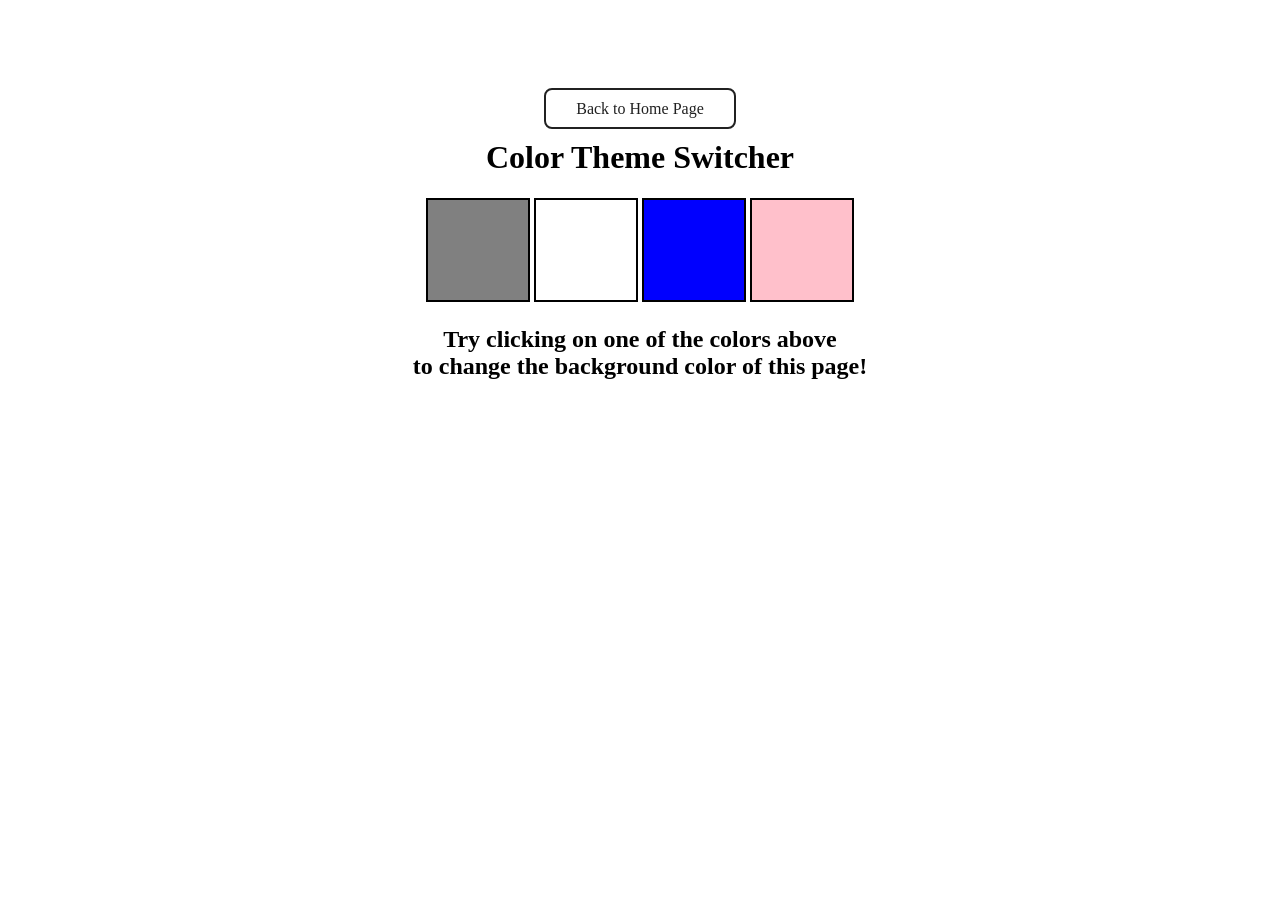
<file: 07_projects/01_colorChanger/index.html>
<!DOCTYPE html>
<html lang="en">
<head>
    <meta charset="UTF-8">
    <meta name="viewport" content="width=device-width, initial-scale=1.0">
    <link rel="stylesheet" href="style.css">
    <title>JavaScript Background Color Switcher</title>
</head>
<body>
    <!-- <nav>
        <a href="/" aria-current="page">Home</a>
    </nav> -->
    <div class="canvas">
        <a
        style="
          background-color: #fff;
          padding: 10px 30px;
          border-radius: 8px;
          color: #212121;
          text-decoration: none;
          border: 2px solid #212121;
        "
        href="../index.html"
        >Back to Home Page</a
      >
      <h1>Color Theme Switcher</h1>
      <span class="button" id="grey"></span>
      <span class="button" id="white"></span>
      <span class="button" id="blue"></span>
      <span class="button" id="pink"></span>
      <h2>
        Try clicking on one of the colors above 
        <span>to change the background color of this page!</span>
    </h2>
    </div>
    <script src="code.js"></script>
</body>
</html>
</file>
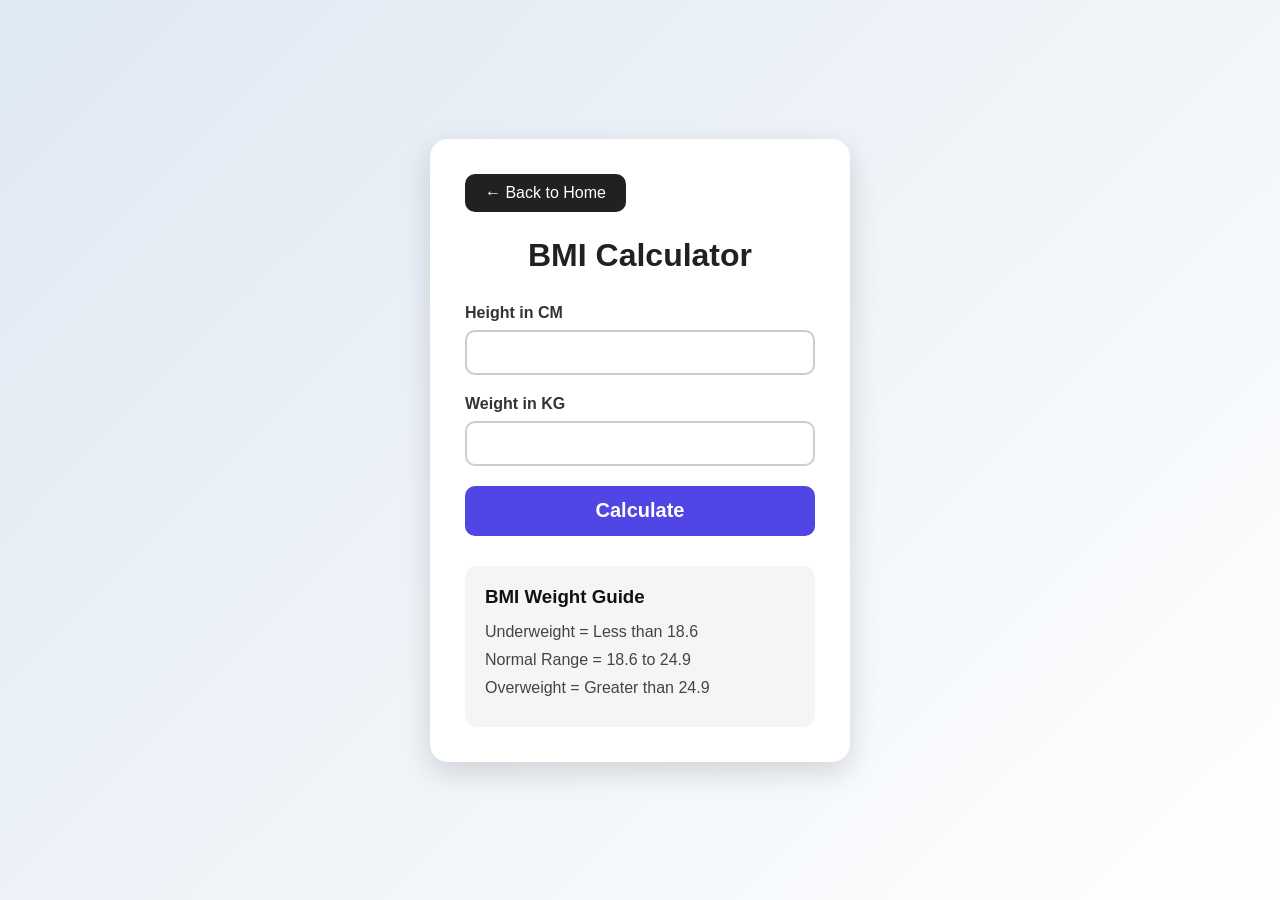
<file: 07_projects/02_bmiCalculator/index.html>
<!DOCTYPE html>
<html lang="en">
<head>
    <meta charset="UTF-8">
    <meta name="viewport" content="width=device-width, initial-scale=1.0">
    <link rel="stylesheet" href="style.css">
    <title>BMI Calculator</title>
</head>

<body>

    <div class="container">

        <a class="home-btn" href="../index.html">
            ← Back to Home
        </a>

        <h1>BMI Calculator</h1>

        <form>

            <p>
                <label>Height in CM</label>
                <input type="text" id="height">
            </p>

            <p>
                <label>Weight in KG</label>
                <input type="text" id="weight">
            </p>

            <button>Calculate</button>

            <div id="results"></div>

            <div id="weight-guide">
                <h3>BMI Weight Guide</h3>

                <p>Underweight = Less than 18.6</p>
                <p>Normal Range = 18.6 to 24.9</p>
                <p>Overweight = Greater than 24.9</p>
            </div>

        </form>

    </div>

<script src="code.js"></script>
</body>
</html>
</file>
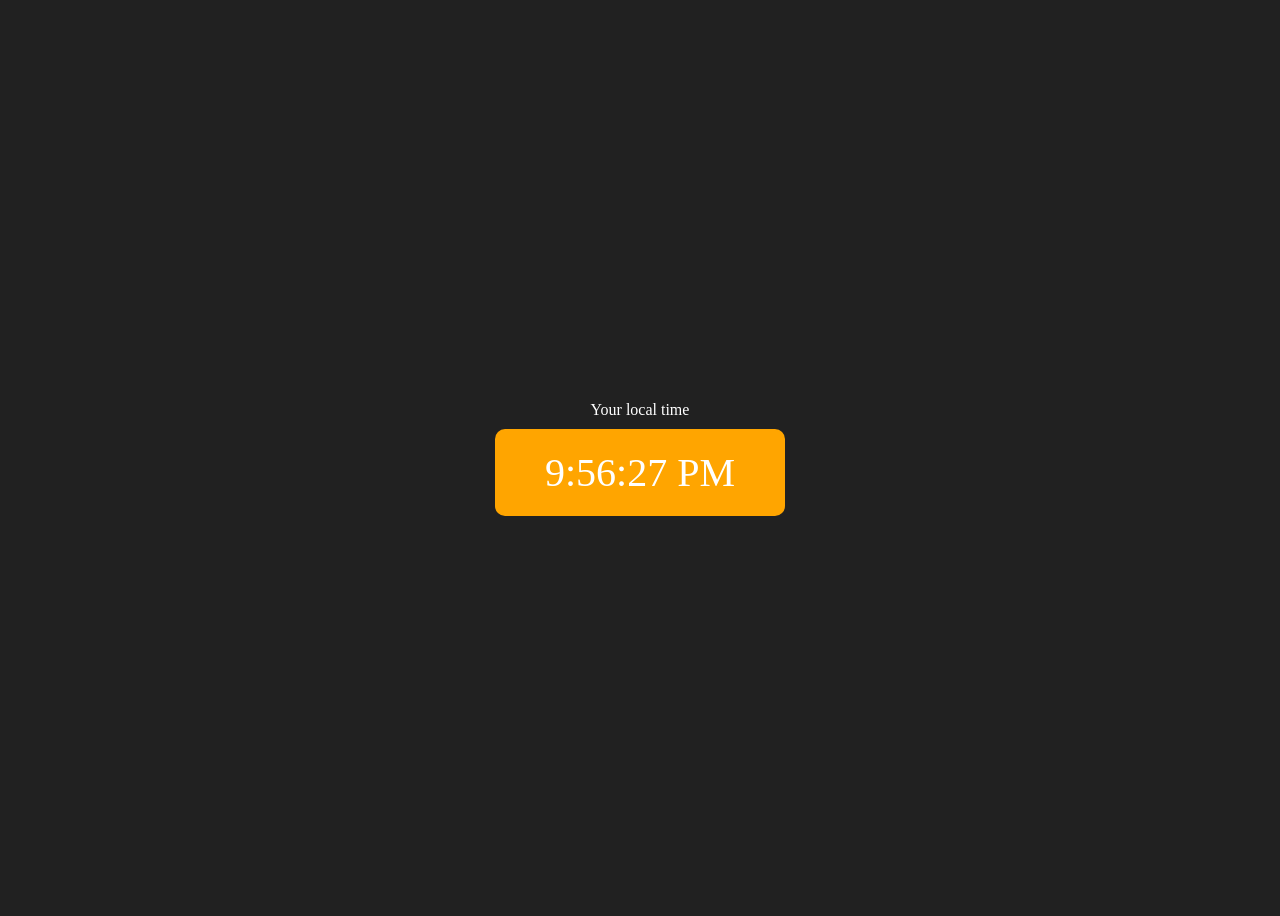
<file: 07_projects/03_digitalClock/index.html>
<!DOCTYPE html>
<html lang="en">
<head>
    <meta charset="UTF-8">
    <meta name="viewport" content="width=device-width, initial-scale=1.0">
    <link rel="stylesheet" href="style.css">
    <title>Your Local Time</title>
</head>
<body>
    <div class="center">
        <div id="banner"><span>Your local time</span></div>
        <div id="clock"></div>
    </div>
</body>
<script src="code.js"></script>
</html>
</file>
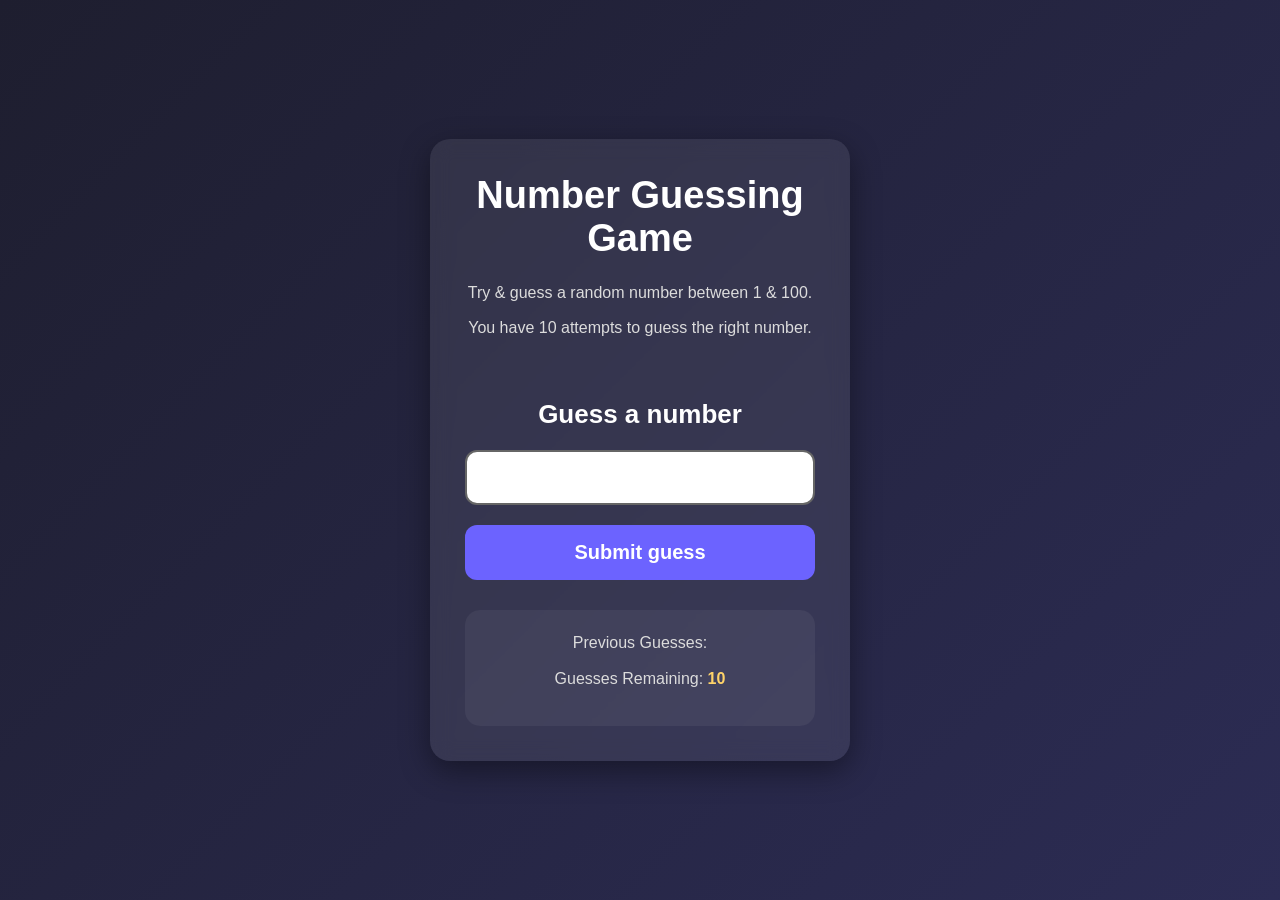
<file: 07_projects/04_guessTheNumber/index.html>
<!DOCTYPE html>
<html lang="en">
<head>
    <meta charset="UTF-8">
    <meta name="viewport" content="width=device-width, initial-scale=1.0">
    <link rel="stylesheet" href="style.css">
    <title>Number Guessing Game</title>
</head>
<body >
    <div id = "wrapper">
        <h1>Number Guessing Game</h1>
        <p>Try & guess a random number between 1 & 100.</p>
        <p>You have 10 attempts to guess the right number.</p>
    </br>
        <form class="form">
            <label for="guessField" id="guess">Guess a number</label>
            <input type="text" id="guessField" class="guessField">
            <input type="submit" id="subt" value="Submit guess" class="guessSubmit">
        </form>
        <div class="resultParas">
            <p>Previous Guesses: <span
                class="guesses"></span></p>
            <p>Guesses Remaining: <span
                class="lastResult">10</span></p>
            <p class="lowOrHi"></p>
        </div>
    </div>
</body>
<script src="code.js"></script>
</html>
</file>
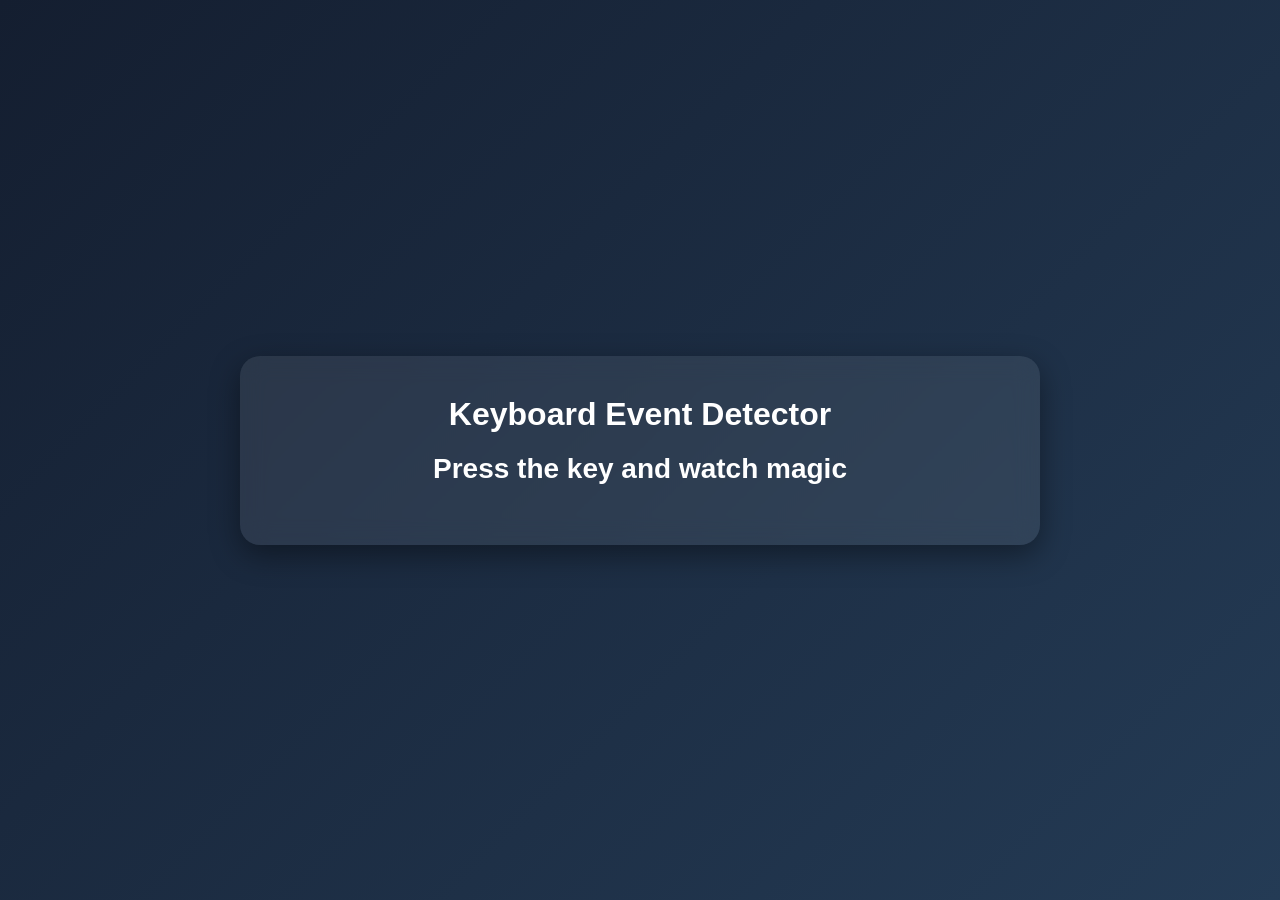
<file: 07_projects/05_keyBoard/index.html>
<!DOCTYPE html>
<html lang="en">
  <head>
    <meta charset="UTF-8" />
    <meta name="viewport" content="width=device-width, initial-scale=1.0" />
    <link rel="stylesheet" href="style.css" />
    <title>Event KeyCodes</title>
  </head>
  <body>
    
    <div class="project">

    <h1>Keyboard Event Detector</h1>

    <div id="insert">
        <div class="key">
            Press the key and watch magic
        </div>
    </div>

</div>

    
  </body>
  <script src="code.js"></script>
</html>
</file>
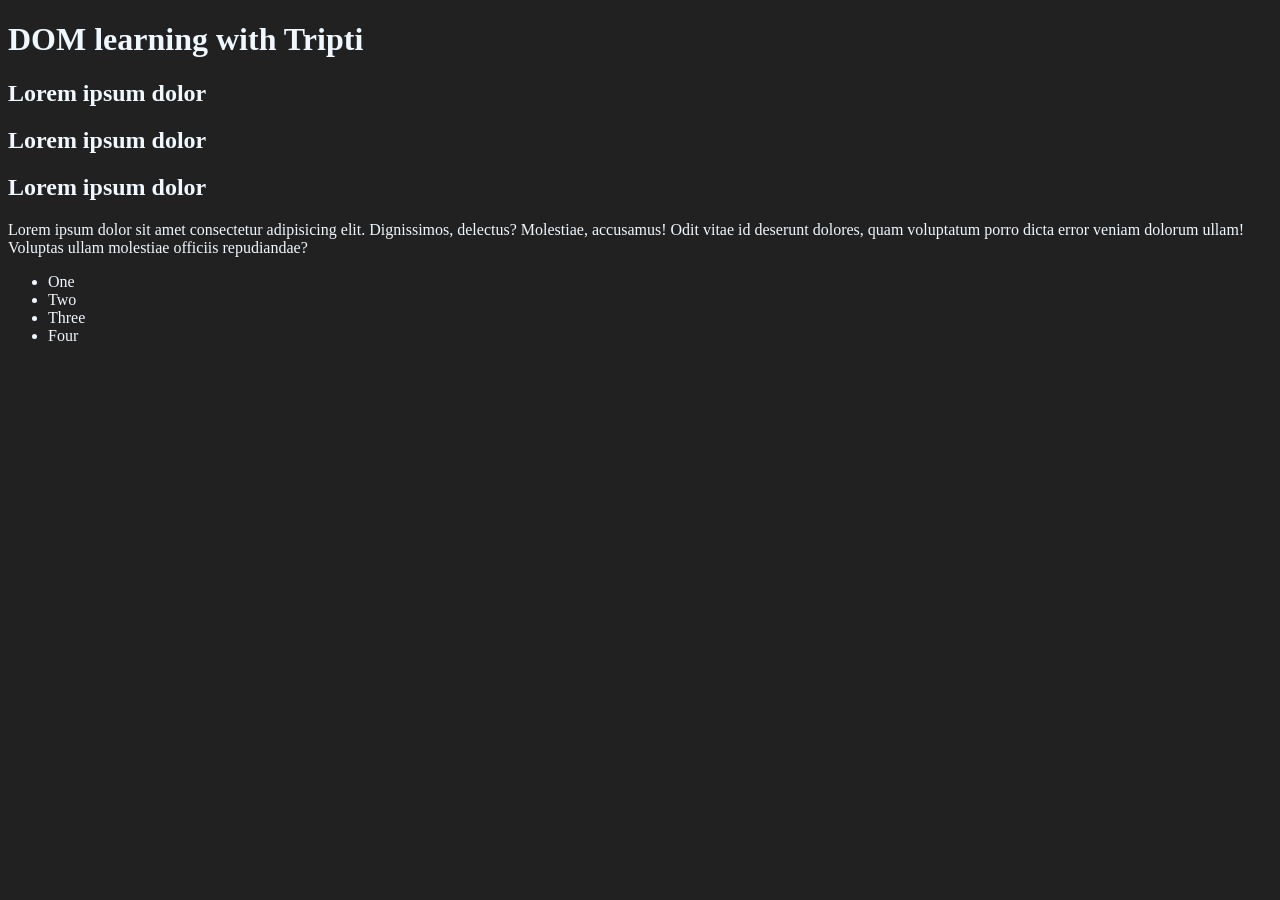
<file: 06_dom/01_one.html>
<!DOCTYPE html>
<html lang="en">
<head>

    <!-- ========================== META DATA ========================== -->

    <!-- Character encoding -->
    <meta charset="UTF-8">

    <!-- Page title -->
    <title>DOM Learning</title>
    <style>
        .bg-black{

            background-color: #212121;

            color: aliceblue;
        }
    </style>

</head>



<!-- ========================== BODY ========================== -->

<body class="bg-black">

    <!-- Main container -->
    <div>

        <!-- ========================== HEADING ========================== -->

        <h1 id="title" class="heading">
            DOM learning with Tripti

            <!-- Hidden text -->
            <span style="display: none;">

                Test text
            </span>
        </h1>

        <!-- ========================== SUB HEADINGS ========================== -->

        <h2>Lorem ipsum dolor</h2>

        <h2>Lorem ipsum dolor</h2>

        <h2>Lorem ipsum dolor</h2>



        <!-- ========================== PARAGRAPH ========================== -->

        <p>

            Lorem ipsum dolor sit amet consectetur adipisicing elit.
            Dignissimos, delectus? Molestiae, accusamus! Odit vitae
            id deserunt dolores, quam voluptatum porro dicta error
            veniam dolorum ullam! Voluptas ullam molestiae officiis
            repudiandae?

        </p>



        <!-- ========================== UNORDERED LIST ========================== -->

        <ul>

            <li class="list-item">One</li>

            <li class="list-item">Two</li>

            <li class="list-item">Three</li>

            <li class="list-item">Four</li>

        </ul>

    </div>

</body>

</html>
</file>
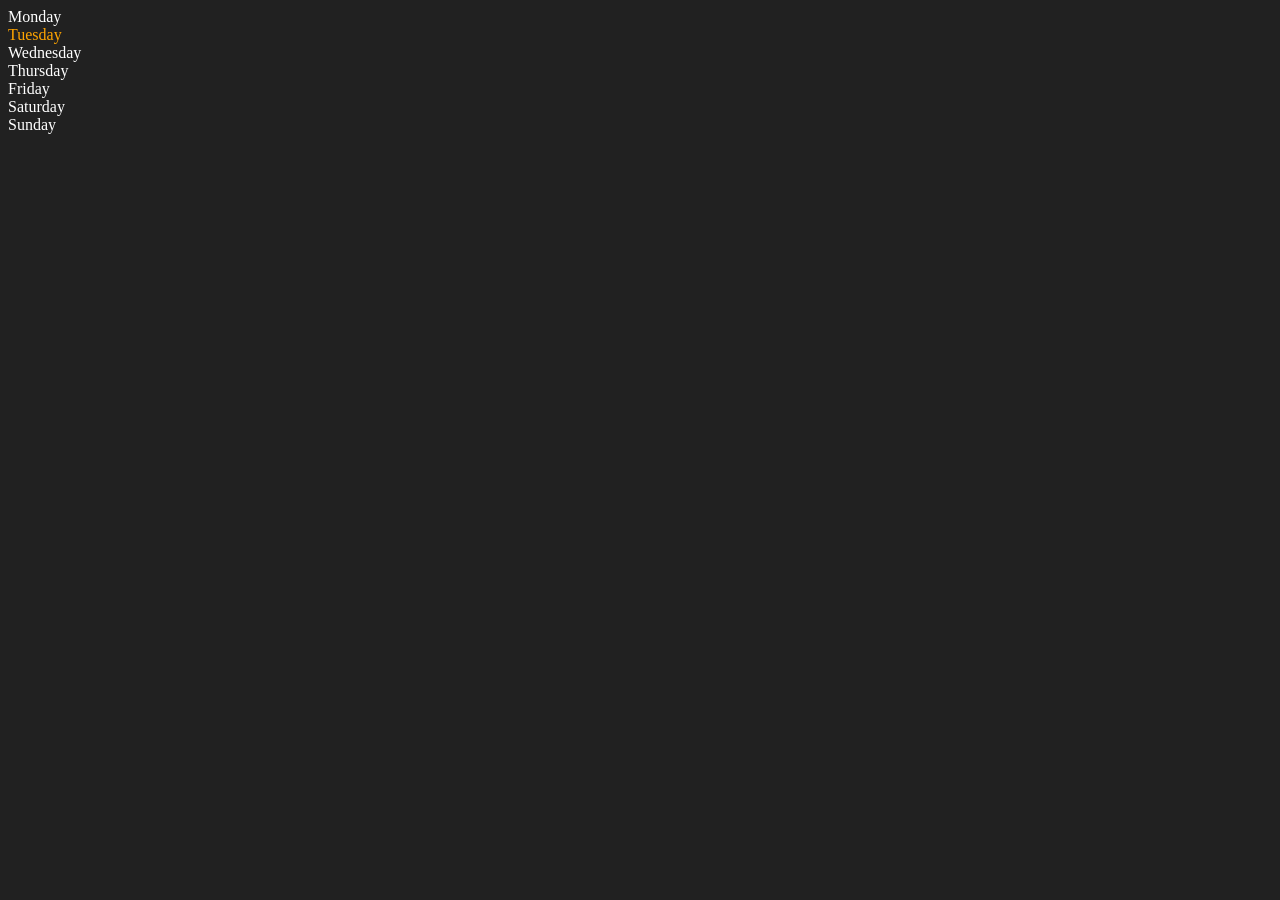
<file: 06_dom/02_two.html>
<!DOCTYPE html>
<html lang="en">
<head>

    <!-- ========================== META DATA ========================== -->

    <!-- Character encoding -->
    <meta charset="UTF-8">

    <!-- Responsive design -->
    <meta name="viewport" content="width=device-width, initial-scale=1.0">

    <!-- Page title -->
    <title>DOM with Tripti</title>

</head>
<body style="background-color: #212121; color: #ffff;">

    <!-- ========================== PARENT DIV ========================== -->

    <div class="parent">

        <!-- Child elements -->
        <div class="day">Monday</div>

        <div class="day">Tuesday</div>

        <div class="day">Wednesday</div>

        <div class="day">Thursday</div>

        <div class="day">Friday</div>

        <div class="day">Saturday</div>

        <div class="day">Sunday</div>

    </div>

</body>
<script>

    // ========================== SELECTING ELEMENT ==========================

    /**
     * querySelector()
     *
     * -> Selects first matching element
     */

    const parent = document.querySelector('.parent');

    // ========================== ACCESSING CHILDREN ==========================

    /**
     * children
     *
     * -> Returns HTMLCollection of child elements
     */

    console.log(parent);
    console.log(parent.children);
    console.log(parent.children[1].innerHTML);



    // ========================== LOOP THROUGH CHILDREN ==========================

    /**
     * Accessing all child elements using loop
     */

    for(let i = 0; i < parent.children.length; i++){

        console.log(parent.children[i].innerHTML);
    }

    /**
     * Output:
     *
     * Monday
     * Tuesday
     * Wednesday
     * Thursday
     * Friday
     * Saturday
     * Sunday
     */



    // ========================== STYLING CHILD ELEMENT ==========================

    /**
     * Changing color of Tuesday
     */

    parent.children[1].style.color = "orange";

    // ========================== ACCESS SPECIFIC CHILD ==========================

    console.log(parent.children[1]);

    /**
     * Output:
     *
     * <div class="day">Tuesday</div>
     */



    // ========================== FIRST & LAST ELEMENT ==========================

    /**
     * firstElementChild
     * -> Returns first child element
     */

    console.log(parent.firstElementChild);

    /**
     * Output:
     *
     * <div class="day">Monday</div>
     */



    /**
     * lastElementChild
     * -> Returns last child element
     */

    console.log(parent.lastElementChild);

    /**
     * Output:
     *
     * <div class="day">Sunday</div>
     */



    // ========================== SELECT FIRST DAY ==========================

    const dayOne = document.querySelector('.day');
    console.log(dayOne);



    /**
     * Output:
     *
     * <div class="day">Monday</div>
     */



    // ========================== ACCESS PARENT ELEMENT ==========================

    /**
     * parentElement
     *
     * -> Returns parent node
     */

    console.log(dayOne.parentElement);

    /**
     * Output:
     *
     * <div class="parent">...</div>
     */



    // ========================== ACCESS NEXT SIBLING ==========================

    /**
     * nextElementSibling
     *
     * -> Returns next sibling element
     */

    console.log(dayOne.nextElementSibling);

    /**
     * Output:
     *
     * <div class="day">Tuesday</div>
     */



    // ========================== CHILD NODES ==========================

    /**
     * childNodes
     *
     * -> Returns ALL nodes
     * -> Includes:
     *      Elements
     *      Text nodes
     *      Line breaks
     *      Spaces
     */

    console.log("NODES: ", parent.childNodes);



    /**
     * IMPORTANT:
     *
     * Browser treats spaces & line breaks
     * as text nodes
     *
     * That's why childNodes length
     * is usually greater than children length
     */



    // ========================== DIFFERENCE ==========================

    /**
     * children
     * -> Returns only HTML elements
     *
     *
     * childNodes
     * -> Returns all nodes
     * -> Includes text nodes & comments
     */



    // ========================== DOM TREE RELATIONS ==========================

    /**
     * parentElement
     * -> Access parent
     *
     * children
     * -> Access child elements
     *
     * firstElementChild
     * -> First child element
     *
     * lastElementChild
     * -> Last child element
     *
     * nextElementSibling
     * -> Next sibling element
     */

</script>

</html>
</file>
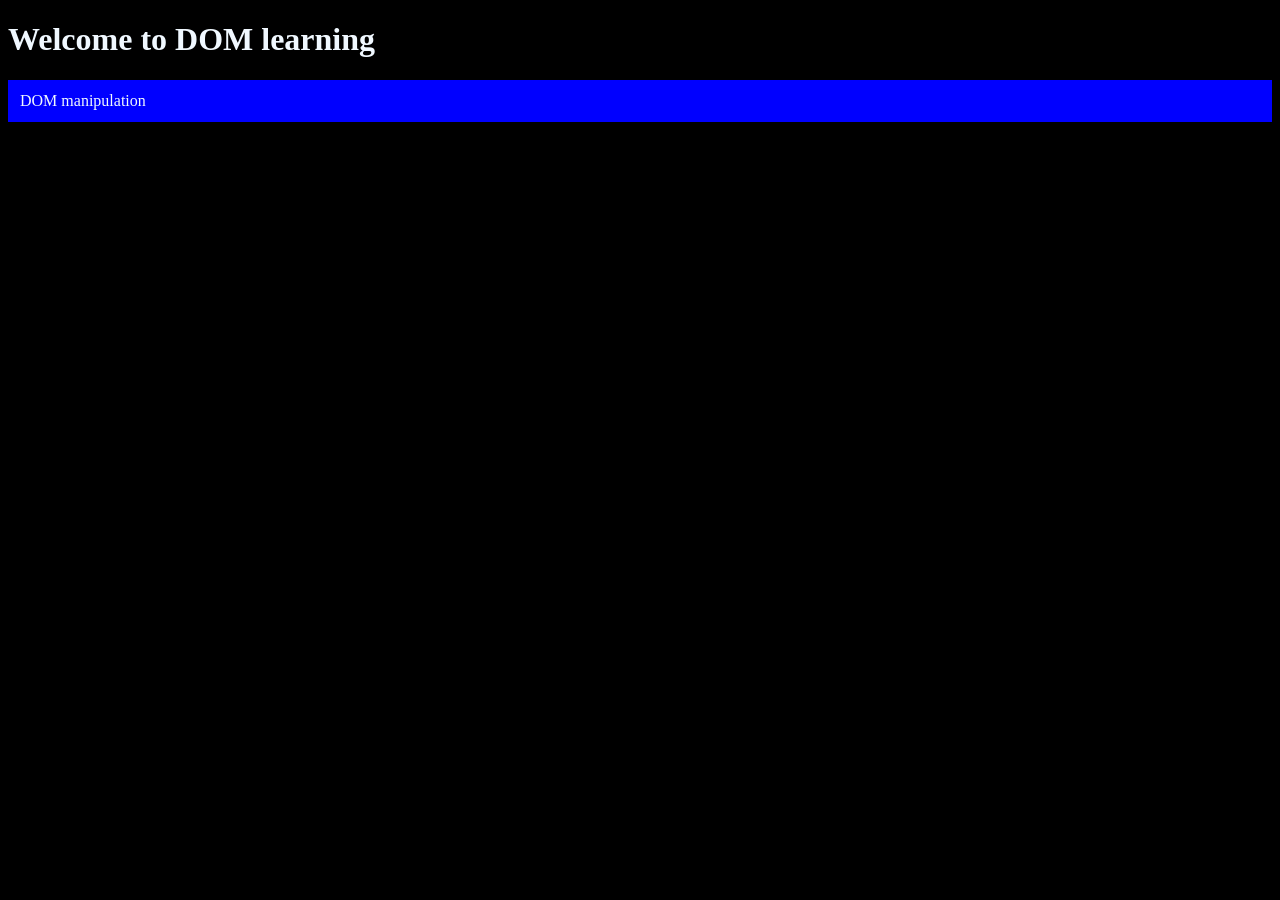
<file: 06_dom/03_three.html>
<!DOCTYPE html>
<html lang="en">

<head>

    <!-- ========================== META DATA ========================== -->

    <!-- Character encoding -->
    <meta charset="UTF-8">

    <!-- Responsive design for mobile devices -->
    <meta name="viewport" content="width=device-width, initial-scale=1.0">

    <!-- Page title -->
    <title>DOM with Tripti</title>

</head>


<body style="background-color: black; color: aliceblue;">

    <!-- ========================== HEADING ========================== -->

    <h1>Welcome to DOM learning</h1>

</body>



<script>

    // ========================== CREATE ELEMENT ==========================

    /**
     * document.createElement()
     *
     * -> Creates new HTML element dynamically
     * -> Element is created in memory
     * -> Not visible on webpage until appended
     */

    const div = document.createElement('div');


    // Display created element in console
    console.log(div);



    // ========================== ADDING CLASS ==========================

    /**
     * className
     *
     * -> Adds CSS class to element
     */

    div.className = "main";



    // ========================== ADDING ID ==========================

    /**
     * Random ID generation
     *
     * Math.random()
     * -> Generates random decimal number
     *
     * Math.round()
     * -> Rounds number to nearest integer
     */

    div.id = Math.round(Math.random() * 10 + 1);



    // ========================== SET ATTRIBUTE ==========================

    /**
     * setAttribute(attribute, value)
     *
     * -> Adds attribute to element
     */

    div.setAttribute("title", "generated title");



    // ========================== STYLING ELEMENT ==========================

    /**
     * style.property
     *
     * -> Used to apply inline CSS
     */

    div.style.backgroundColor = "blue";

    div.style.padding = "12px";



    // ========================== CREATE TEXT NODE ==========================

    /**
     * document.createTextNode()
     *
     * -> Creates text node
     */

    const addText = document.createTextNode("DOM manipulation");



    // ========================== APPEND TEXT TO DIV ==========================

    /**
     * appendChild()
     *
     * -> Adds child element/node inside parent
     */

    div.appendChild(addText);



    // ========================== ADD DIV TO WEBPAGE ==========================

    /**
     * document.body.appendChild()
     *
     * -> Adds created div inside body
     * -> Now element becomes visible on webpage
     */

    document.body.appendChild(div);



    // ========================== FINAL OUTPUT ==========================

    /**
     * Final Generated HTML:
     *
     * <div class="main"
     *      id="random-number"
     *      title="generated title"
     *      style="background-color: blue; padding: 12px;">
     *
     *      DOM manipulation
     *
     * </div>
     */

</script>

</html>
</file>
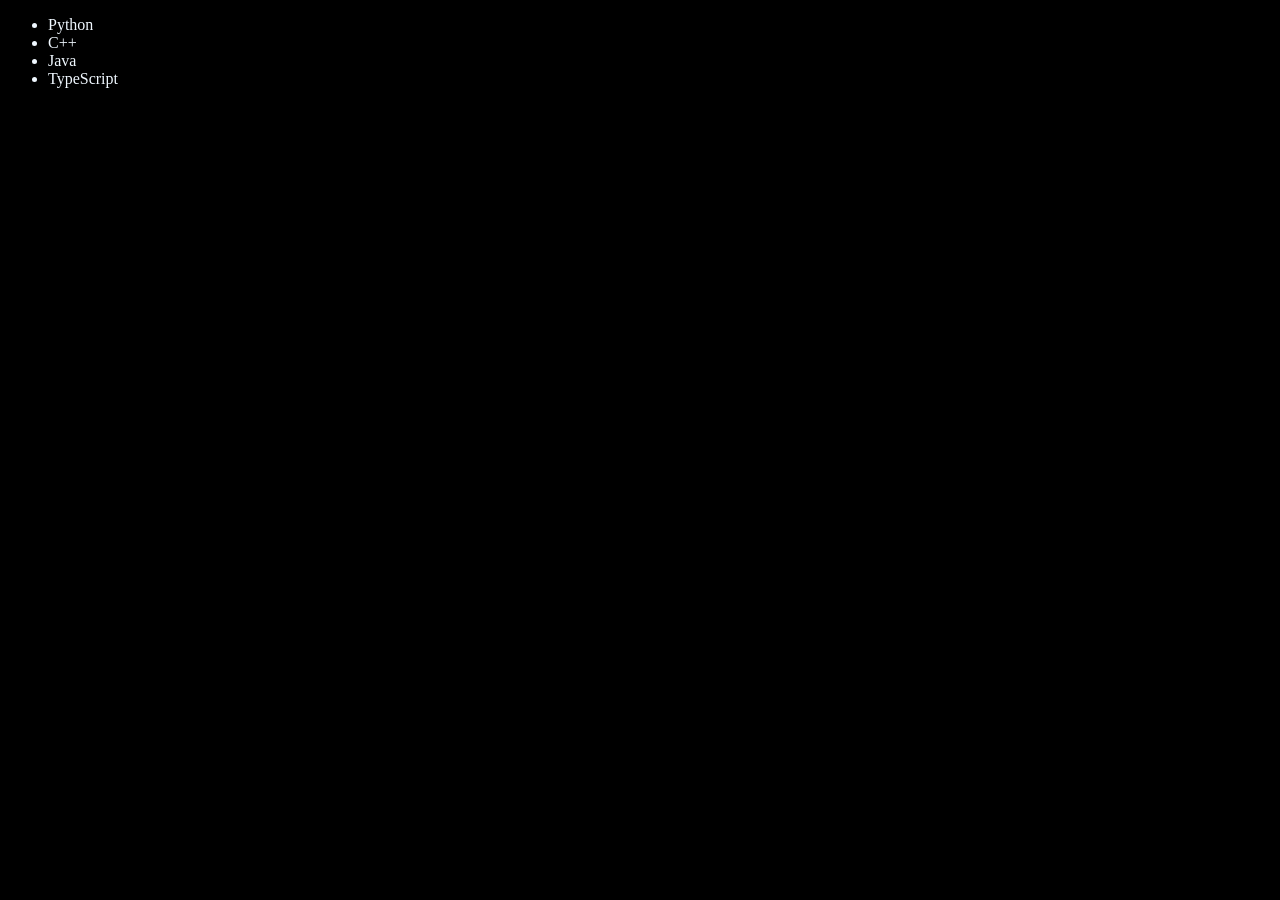
<file: 06_dom/04_four.html>
<!DOCTYPE html>
<html lang="en">
<head>
 <!-- Character encoding -->
    <meta charset="UTF-8">

    <!-- Responsive design -->
    <meta name="viewport" content="width=device-width, initial-scale=1.0">

    <!-- Page title -->
    <title>DOM with Tripti</title>

</head>



<!-- ========================== BODY ========================== -->

<body style="background-color: black; color: aliceblue;">
    
    <!-- Unordered list -->
    <ul class="language">

        <li>JavaScript</li>

    </ul>

</body>
<script>

    // ========================== ADD ELEMENT USING innerHTML ==========================

    /**
     * Function to add new language
     *
     * createElement()
     * -> Creates new HTML element
     *
     * innerHTML
     * -> Adds content inside element
     */

    function addLanguage(langName){

        // Create new li element
        const li = document.createElement('li');


        // Add text inside li
        li.innerHTML = `${langName}`;


        // Append li into ul
        document.querySelector('.language').appendChild(li);
    }

    // Adding languages
    addLanguage("Python");
    addLanguage("Java");

    /**
     * Current Output:
     *
     * JavaScript
     * Python
     * Java
     */



    // ========================== OPTIMIZED WAY ==========================

    /**
     * Better approach than innerHTML
     *
     * createTextNode():
     * -> More optimized
     * -> Better performance
     * -> Avoids complete HTML parsing
     */

    function addOptiLanguage(langName){

        // Create li element
        const li = document.createElement('li');


        // Create text node
        li.appendChild(document.createTextNode(langName));


        // Add li inside ul
        document.querySelector('.language').appendChild(li);
    }

    // Adding more languages
    addOptiLanguage("TypeScript");
    addOptiLanguage("Golang");


    /**
     * Current Output:
     *
     * JavaScript
     * Python
     * Java
     * TypeScript
     * Golang
     */



    // ========================== EDIT ELEMENT ==========================

    /**
     * Selecting second li element
     *
     * nth-child(2)
     * -> Selects second child
     */

    const secLang = document.querySelector("li:nth-child(2)");

    // Create new li element
    const newli = document.createElement('li');

    // Add text
    newli.textContent = "C++";

    /**
     * replaceWith()
     *
     * -> Replaces old element with new element
     */

    secLang.replaceWith(newli);


    /**
     * Updated Output:
     *
     * JavaScript
     * C++
     * Java
     * TypeScript
     * Golang
     */



    // ========================== EDIT USING outerHTML ==========================

    /**
     * first-child
     * -> Selects first li element
     */

    const firstLang = document.querySelector("li:first-child");

    /**
     * outerHTML -> Replaces complete element
    */

    firstLang.outerHTML = '<li>Python</li>';

    /**
     * Updated Output:
     *
     * Python
     * C++
     * Java
     * TypeScript
     * Golang
     */



    // ========================== REMOVE ELEMENT ==========================

    /**
     * last-child
     * -> Selects last element
     */

    const lastLang = document.querySelector("li:last-child");

    /**
     * remove() -> Removes selected element
    */

    lastLang.remove();


    /**
     * Final Output:
     *
     * Python
     * C++
     * Java
     * TypeScript
     */



    // ========================== IMPORTANT DOM METHODS ==========================

    /**
     * document.createElement()
     * -> Creates new HTML element
     *
     *
     * document.createTextNode()
     * -> Creates text node
     *
     *
     * appendChild()
     * -> Adds child element
     *
     *
     * replaceWith()
     * -> Replaces existing element
     *
     *
     * outerHTML
     * -> Replaces complete HTML element
     *
     *
     * remove()
     * -> Deletes element
     */



    // ========================== QUERY SELECTORS USED ==========================

    /**
     * .language
     * -> Select class
     *
     *
     * li:nth-child(2)
     * -> Select second li
     *
     *
     * li:first-child
     * -> Select first li
     *
     *
     * li:last-child
     * -> Select last li
     */

</script>

</html>
</file>
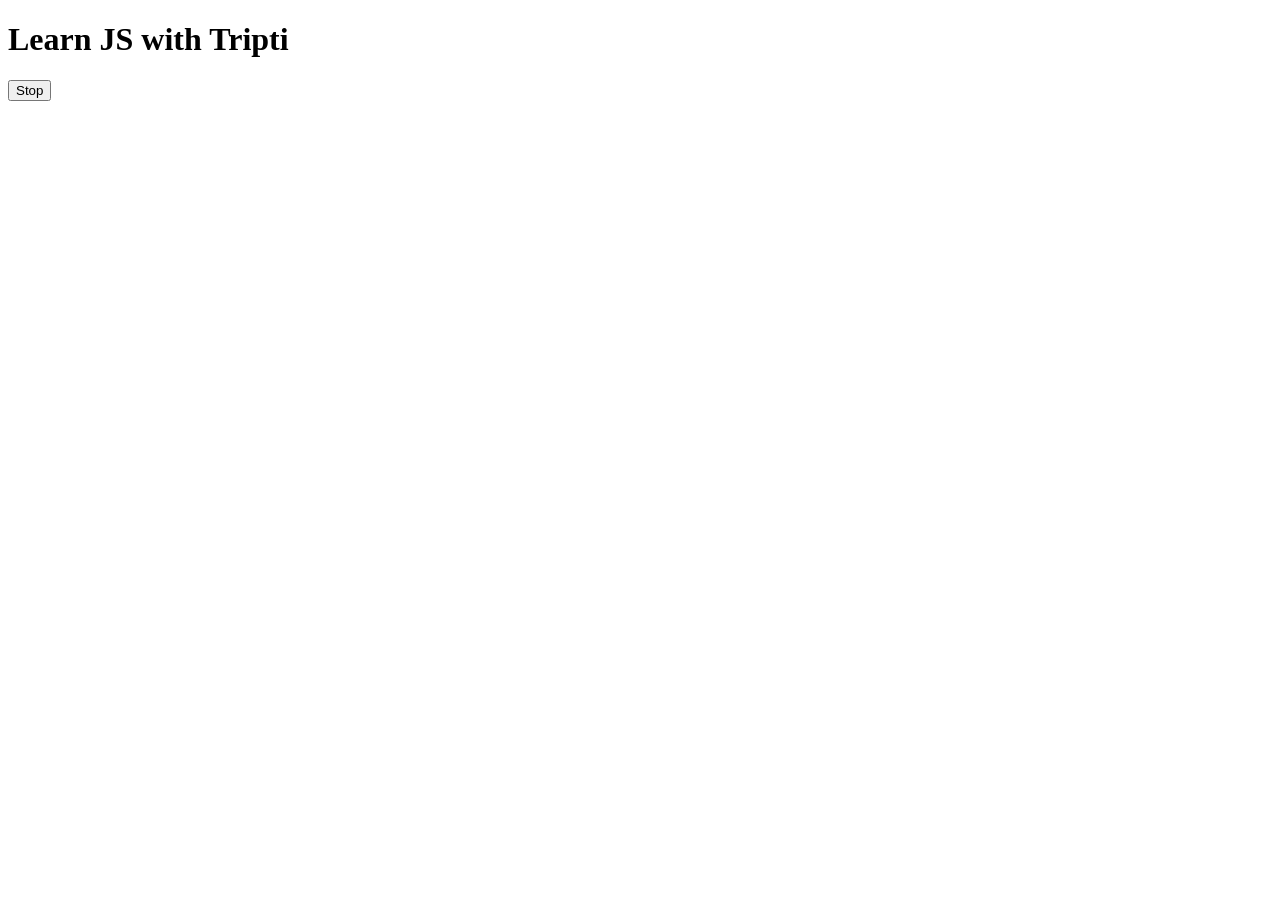
<file: 08_events/02_event/two.html>
<!DOCTYPE html>
<html lang="en">
<head>
    <meta charset="UTF-8">
    <meta name="viewport" content="width=device-width, initial-scale=1.0">
    <title>Document</title>
</head>
<body>
    <h1>Learn JS with Tripti</h1>
    <button id="stop">Stop</button>
</body>
<script src="02_code.js"></script>
</html>
</file>
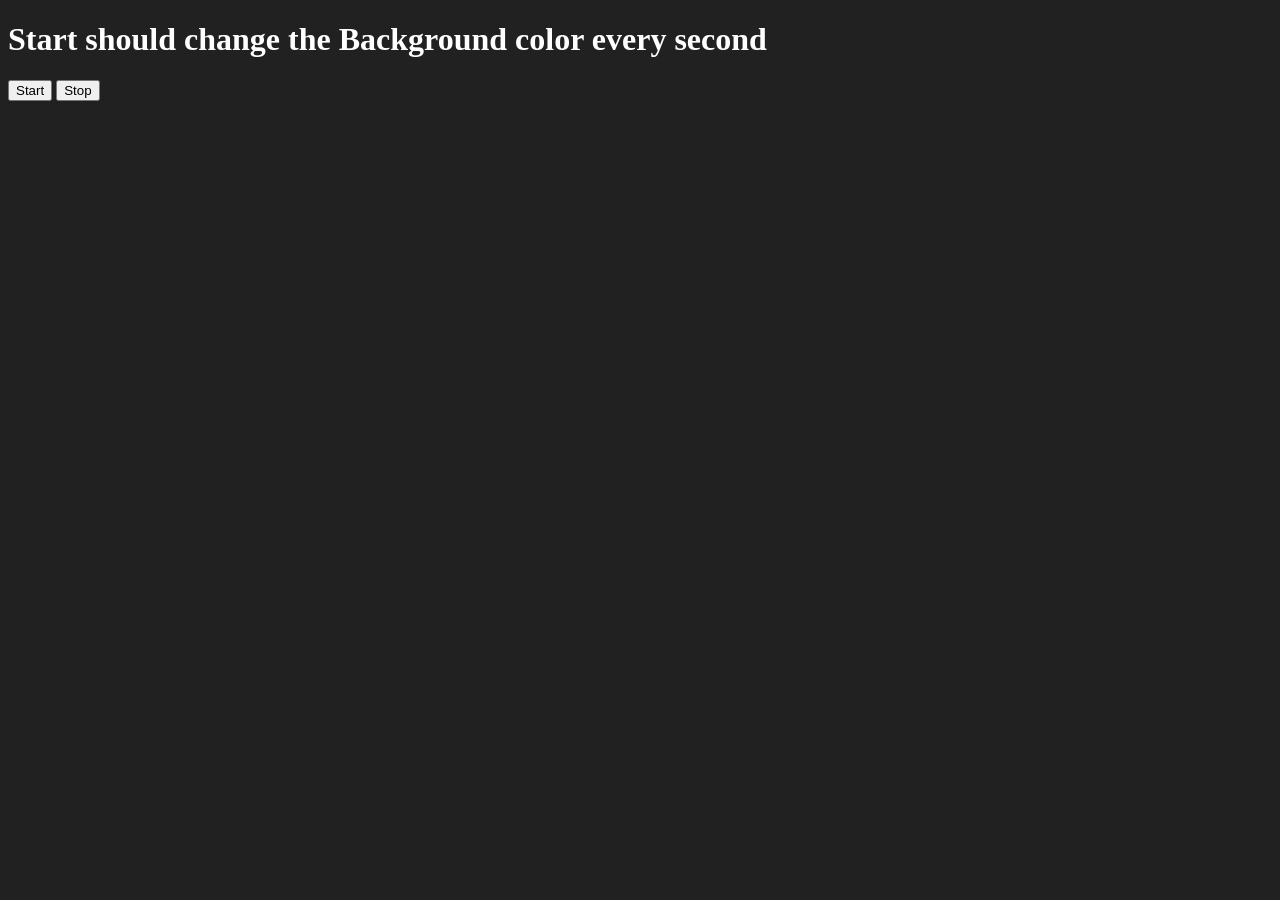
<file: 08_events/03_event/three.html>
<!DOCTYPE html>
<html lang="en">
<head>
    <meta charset="UTF-8">
    <meta name="viewport" content="width=device-width, initial-scale=1.0">
    <title>Document</title>
</head>
<body style="background-color: #212121; color: #fff">
    <h1>Start should change the Background color every second</h1>
    <button id="start">Start</button>
    <button id="stop">Stop</button>
</body>
<script src="03_code.js"></script>
</html>
</file>
<file: 07_projects/01_colorChanger/style.css>
html {
  margin: 0;
}

span {
  display: block;
}
.canvas {
  margin: 100px auto 100px;
  width: 80%;
  text-align: center;
}

.button {
  width: 100px;
  height: 100px;
  border: solid black 2px;
  display: inline-block;
}

#grey {
  background: grey;
}

#white {
  background: white;
}
#blue {
  background: blue;
}
#pink {
  background: pink;
}
</file>
<file: 07_projects/02_bmiCalculator/style.css>
*{
    margin: 0;
    padding: 0;
    box-sizing: border-box;
    font-family: Arial, Helvetica, sans-serif;
}

body{
    background: linear-gradient(135deg, #dfe9f3, #ffffff);
    min-height: 100vh;

    display: flex;
    justify-content: center;
    align-items: center;
}

.container{
    width: 420px;
    background: #ffffff;
    padding: 35px;
    border-radius: 18px;

    box-shadow: 0 10px 30px rgba(0,0,0,0.15);
}

.home-btn{
    display: inline-block;
    margin-bottom: 25px;

    background-color: #212121;
    color: white;

    padding: 10px 20px;
    border-radius: 10px;

    text-decoration: none;
    transition: 0.3s ease;
}

.home-btn:hover{
    background-color: #444;
}

h1{
    text-align: center;
    margin-bottom: 30px;
    color: #212121;
}

form p{
    margin-bottom: 20px;
}

label{
    display: block;
    margin-bottom: 8px;
    font-weight: bold;
    color: #333;
}

#height,
#weight{
    width: 100%;
    height: 45px;

    padding: 10px;
    font-size: 16px;

    border: 2px solid #ccc;
    border-radius: 10px;

    outline: none;
}

#height:focus,
#weight:focus{
    border-color: #4f46e5;
}

button{
    width: 100%;
    height: 50px;

    border: none;
    border-radius: 10px;

    background: #4f46e5;
    color: white;

    font-size: 20px;
    font-weight: bold;

    cursor: pointer;
    transition: 0.3s ease;
}

button:hover{
    background: #372fcf;
}

#results{
    margin-top: 25px;
    text-align: center;

    font-size: 28px;
    font-weight: bold;
    color: #222;
}

#weight-guide{
    margin-top: 30px;

    background: #f5f5f5;
    padding: 20px;

    border-radius: 12px;
}

#weight-guide h3{
    margin-bottom: 15px;
    color: #111;
}

#weight-guide p{
    margin-bottom: 10px;
    color: #444;
}
</file>
<file: 07_projects/03_digitalClock/style.css>
body {
        background-color: #212121;
        color: #fff;
      }
      .center {
        display: flex;
        height: 100vh;
        justify-content: center;
        align-items: center;
        flex-direction: column;
      }
      #clock {
        font-size: 40px;
        background-color: orange;
        padding: 20px 50px;
        margin-top: 10px;
        border-radius: 10px;
      }
</file>
<file: 07_projects/04_guessTheNumber/style.css>
*{
    margin: 0;
    padding: 0;
    box-sizing: border-box;
    font-family: Arial, Helvetica, sans-serif;
}

body{
    background: linear-gradient(135deg, #1e1e2f, #2c2c54);

    min-height: 100vh;

    display: flex;
    justify-content: center;
    align-items: center;

    color: white;
}

#wrapper{

    width: 420px;

    background: rgba(255,255,255,0.08);

    backdrop-filter: blur(10px);

    padding: 35px;

    border-radius: 20px;

    box-shadow: 0 10px 30px rgba(0,0,0,0.4);

    text-align: center;
}

h1{

    font-size: 38px;

    margin-bottom: 20px;

    color: #ffffff;
}

p{

    font-size: 16px;

    line-height: 1.6;

    color: #dcdcdc;

    margin-bottom: 10px;
}

.form{

    margin-top: 30px;
}

#guess{

    display: block;

    font-size: 26px;

    font-weight: bold;

    margin-bottom: 20px;

    color: white;
}

#guessField{

    width: 100%;

    height: 55px;

    border: 2px solid #666;

    border-radius: 12px;

    outline: none;

    font-size: 24px;

    text-align: center;

    margin-bottom: 20px;

    transition: 0.3s;
}

#guessField:focus{

    border-color: #6c63ff;

    box-shadow: 0 0 10px rgba(108,99,255,0.5);
}

#subt{

    width: 100%;

    height: 55px;

    border: none;

    border-radius: 12px;

    background: #6c63ff;

    color: white;

    font-size: 20px;

    font-weight: bold;

    cursor: pointer;

    transition: 0.3s;
}

#subt:hover{

    background: #574bdb;

    transform: translateY(-2px);
}

.resultParas{

    margin-top: 30px;

    background: rgba(255,255,255,0.05);

    padding: 20px;

    border-radius: 15px;
}

.guesses,
.lastResult{

    color: #ffd369;

    font-weight: bold;
}

.lowOrHi{

    margin-top: 15px;

    font-size: 20px;

    font-weight: bold;

    color: #00ffcc;
}
</file>
<file: 07_projects/05_keyBoard/style.css>
*{
    margin: 0;
    padding: 0;
    box-sizing: border-box;
    font-family: Arial, Helvetica, sans-serif;
}

body{

    min-height: 100vh;

    background: linear-gradient(135deg, #141e30, #243b55);

    display: flex;
    justify-content: center;
    align-items: center;

    padding: 20px;
}

.project{

    width: 100%;
    max-width: 800px;

    background: rgba(255,255,255,0.08);

    backdrop-filter: blur(12px);

    border-radius: 20px;

    padding: 40px;

    box-shadow: 0 10px 30px rgba(0,0,0,0.4);

    text-align: center;

    color: white;
}

.key{

    font-size: 28px;

    font-weight: bold;

    color: #ffffff;

    padding: 20px;
}

.color{

    width: 100%;

    display: flex;
    justify-content: center;

    margin-top: 20px;
}

table{

    width: 100%;

    border-collapse: collapse;

    overflow: hidden;

    border-radius: 15px;

    background: rgba(255,255,255,0.05);
}

th{

    background: #6c63ff;

    color: white;

    font-size: 20px;

    padding: 16px;
}

td{

    padding: 18px;

    font-size: 18px;

    color: #f1f1f1;
}

tr:nth-child(even){

    background: rgba(255,255,255,0.05);
}

tr:hover{

    background: rgba(255,255,255,0.12);

    transition: 0.3s ease;
}

table,
th,
td{

    border: 1px solid rgba(255,255,255,0.15);
}
</file>
